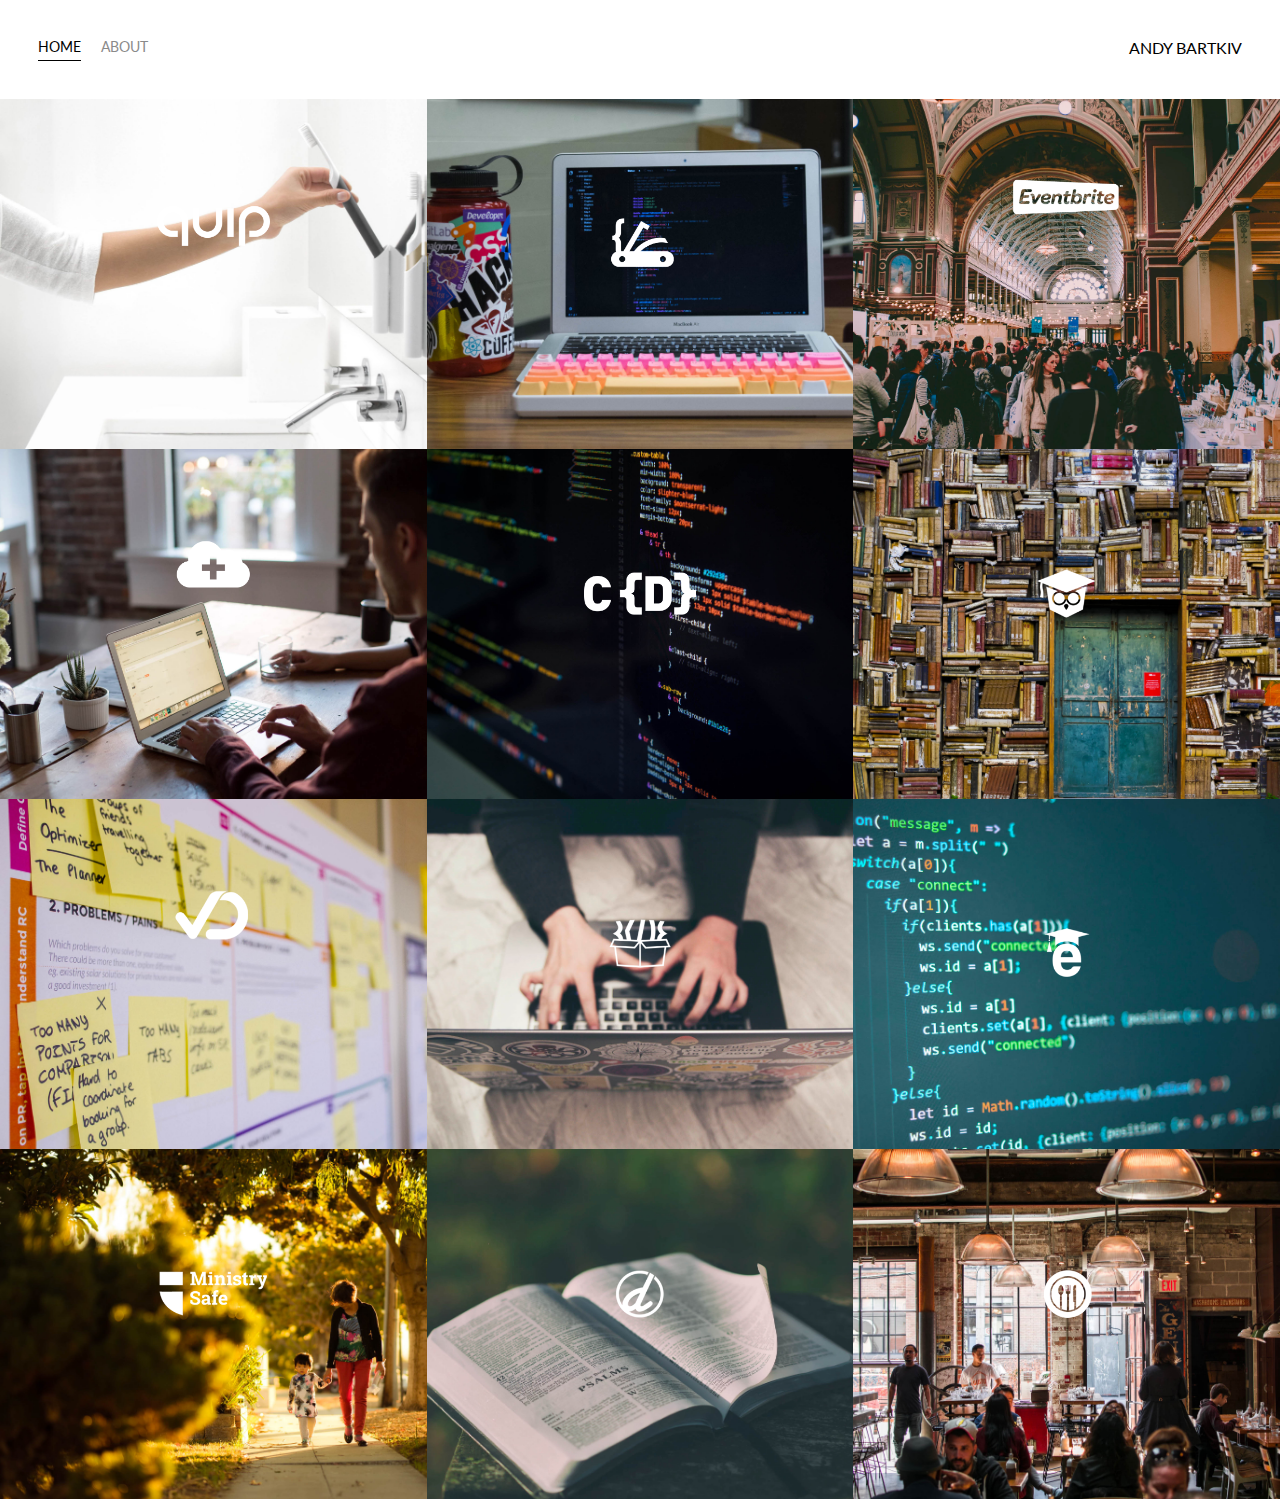
<file: index.html>
<!DOCTYPE html>
<html lang="en">

<head>
    <meta charset="UTF-8">
    <title>Home Page</title>
    <link href="https://fonts.googleapis.com/css2?family=Lato&display=swap" rel="stylesheet">
    <link rel="stylesheet" href="styles.css">
</head>

<body>
    <div class="container">
        <div class="nav-wrapper">
            <div class="left-side">
                <div class="nav-link-wrapper active-nav-link">
                    <a href="index.html">Home</a>
                </div>
                <div class="nav-link-wrapper">
                    <a href="about.html">About</a>
                </div>
            </div>

            <div class="right-side">
                <div class="brand">
                    <div>ANDY BARTKIV</div>
                </div>
            </div>
        </div>

        <div class="content-wrapper">
            <div class="portfolio-items-wrapper">

                <div class="portfolio-item-wrapper">
                    <div class="portfolio-img-background" style="background-image:url(images/portfolio1.jpg)"></div>

                    <div class="img-text-wrapper">
                        <div class="logo-wrapper">
                            <img src="images/logos/quip.png" alt="">
                        </div>

                        <div class="subtitle">I built the Quip Ecommerce platform, named a Top 25 Invention by Time
                            Magazine in 2016.</div>
                    </div>
                </div>

                <div class="portfolio-item-wrapper">
                    <div class="portfolio-img-background" style="background-image:url(images/portfolio2.jpg)"></div>
                    <div class="img-text-wrapper">
                        <div class="logo-wrapper">
                            <img src="images/logos/devcamp.png" alt="">
                        </div>

                        <div class="subtitle">Coding bootcamp and learning management system.</div>
                    </div>
                </div>

                <div class="portfolio-item-wrapper">
                    <div class="portfolio-img-background" style="background-image:url(images/portfolio3.jpg)"></div>
                    <div class="img-text-wrapper">
                        <div class="logo-wrapper">
                            <img src="images/logos/eventbrite.png" alt="">
                        </div>

                        <div class="subtitle">Eventbrite is the leading event management platform on the web with
                            millions of individuals utilizing their applications
                            to find, register or, and management events in numerous industries.</div>
                    </div>
                </div>

                <div class="portfolio-item-wrapper">
                    <div class="portfolio-img-background" style="background-image:url(images/portfolio4.jpg)"></div>
                    <div class="img-text-wrapper">
                        <div class="logo-wrapper">
                            <img src="images/logos/shop-hacker.png" alt="">
                        </div>

                        <div class="subtitle">Shop Hacker allows you to easily import digital products such as elearning
                            courses, software, and games directly
                            into your ecommerce store.</div>
                    </div>
                </div>

                <div class="portfolio-item-wrapper">
                    <div class="portfolio-img-background" style="background-image:url(images/portfolio5.jpg)"></div>
                    <div class="img-text-wrapper">
                        <div class="logo-wrapper">
                            <img src="images/logos/crondose.png" alt="">
                        </div>

                        <div class="subtitle">Online tutorials and productivity tips.</div>
                    </div>
                </div>

                <div class="portfolio-item-wrapper">
                    <div class="portfolio-img-background" style="background-image:url(images/portfolio6.jpg)"></div>
                    <div class="img-text-wrapper">
                        <div class="logo-wrapper">
                            <img src="images/logos/dailysmarty.png" alt="">
                        </div>

                        <div class="subtitle">Keep track of what you learn every day.</div>
                    </div>
                </div>

                <div class="portfolio-item-wrapper">
                    <div class="portfolio-img-background" style="background-image:url(images/portfolio7.jpg)"></div>
                    <div class="img-text-wrapper">
                        <div class="logo-wrapper">
                            <img src="images/logos/dashtrack.png" alt="">
                        </div>

                        <div class="subtitle">What you track improves. DashTrack is a journal that makes it easy to
                            track your daily tasks and make the most
                            of your time each day.</div>
                    </div>
                </div>

                <div class="portfolio-item-wrapper">
                    <div class="portfolio-img-background" style="background-image:url(images/portfolio8.jpg)"></div>
                    <div class="img-text-wrapper">
                        <div class="logo-wrapper">
                            <img src="images/logos/devtrunk.png" alt="">
                        </div>

                        <div class="subtitle">Online shop for developer happiness.</div>
                    </div>
                </div>

                <div class="portfolio-item-wrapper">
                    <div class="portfolio-img-background" style="background-image:url(images/portfolio9.jpg)"></div>
                    <div class="img-text-wrapper">
                        <div class="logo-wrapper">
                            <img src="images/logos/edutechional.png" alt="">
                        </div>

                        <div class="subtitle">Online technology tutorials.</div>
                    </div>
                </div>

                <div class="portfolio-item-wrapper">
                    <div class="portfolio-img-background" style="background-image:url(images/portfolio10.jpg)"></div>
                    <div class="img-text-wrapper">
                        <div class="logo-wrapper">
                            <img src="images/logos/ministry-safe.png" alt="">
                        </div>

                        <div class="subtitle">A complete child safety system for organizations.</div>
                    </div>
                </div>

                <div class="portfolio-item-wrapper">
                    <div class="portfolio-img-background" style="background-image:url(images/portfolio11.jpg)"></div>
                    <div class="img-text-wrapper">
                        <div class="logo-wrapper">
                            <img src="images/logos/open-devos.png" alt="">
                        </div>

                        <div class="subtitle">Publish and share daily devotionals.</div>
                    </div>
                </div>

                <div class="portfolio-item-wrapper">
                    <div class="portfolio-img-background" style="background-image:url(images/portfolio12.jpg)"></div>
                    <div class="img-text-wrapper">
                        <div class="logo-wrapper">
                            <img src="images/logos/toastability.png" alt="">
                        </div>

                        <div class="subtitle">Easy way to manage the digital life of your bar or restaurant.</div>
                    </div>
                </div>

            </div>
        </div>
    </div>

    </div>
</body>

<script>
    const portfolioItems = document.querySelectorAll('.portfolio-item-wrapper');
    portfolioItems.forEach(portfolioItem => {
        portfolioItem.addEventListener('mouseover', () => {
            portfolioItem.childNodes[1].classList.add('img-darken');
        })
        portfolioItem.addEventListener('mouseout', () => {
            portfolioItem.childNodes[1].classList.remove('img-darken');
        })
    })
</script>

</html>
</file>
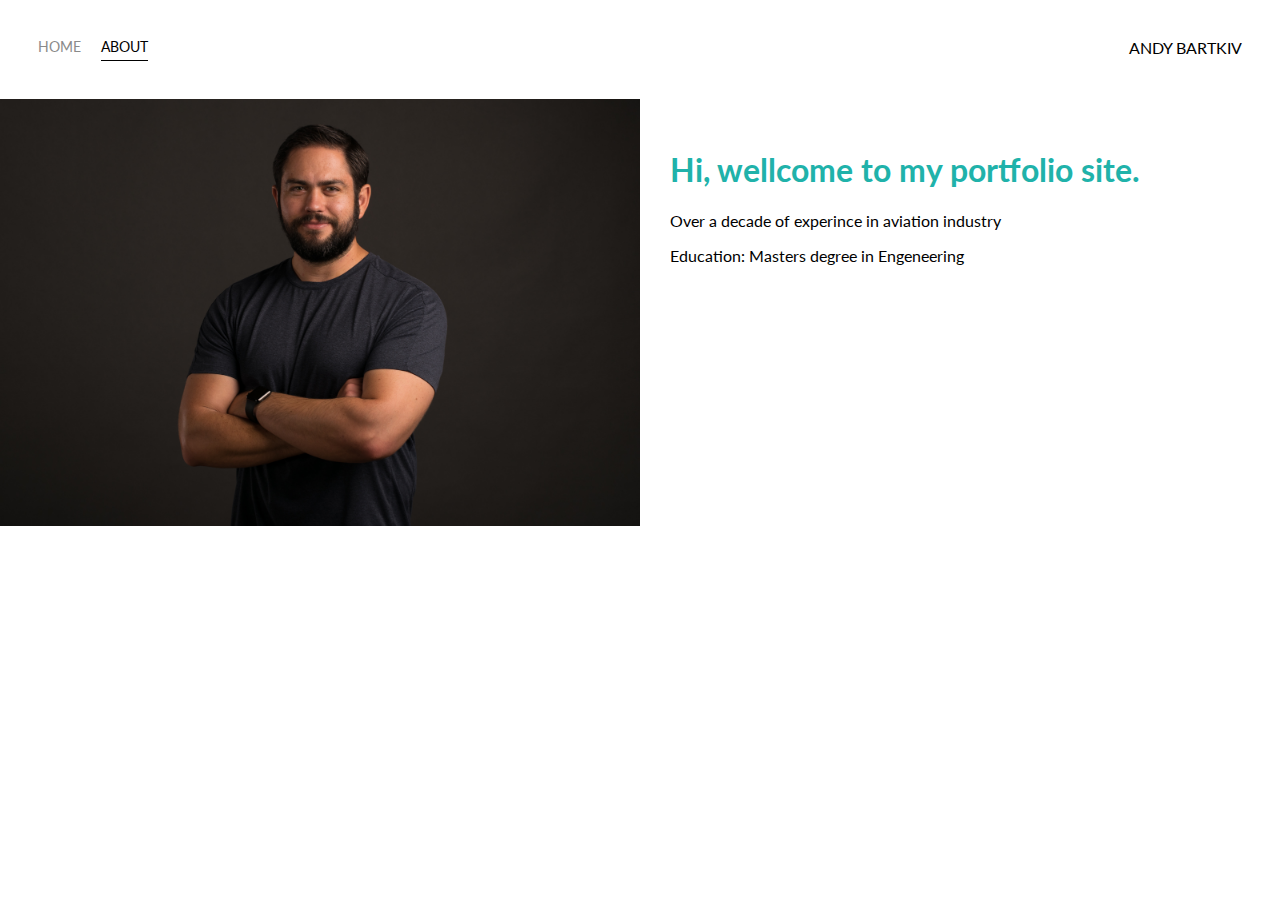
<file: about.html>
<!DOCTYPE html>
<html lang="en">

<head>
    <meta charset="UTF-8">
    <title>About Page</title>
    <link href="https://fonts.googleapis.com/css2?family=Lato&display=swap" rel="stylesheet">
    <link rel="stylesheet" href="styles.css">
</head>

<body>
    <div class="container">
        <div class="nav-wrapper">
            <div class="left-side">
                <div class="nav-link-wrapper">
                    <a href="index.html">Home</a>
                </div>
                <div class="nav-link-wrapper active-nav-link">
                    <a href="about.html">About</a>
                </div>
            </div>

            <div class="right-side">
                <div class="brand">
                    <div>ANDY BARTKIV</div>
                </div>
            </div>
        </div>

        <div class="content-wrapper">
            <div class="two-column-wrapper">
                <div class="profile-img-wrapper">
                    <img src="images/profile.jpg" alt="">
                </div>

                <div class="profile-content-wrapper">
                    <h1>Hi, wellcome to my portfolio site.</h1>
                    <p> Over a decade of experince in aviation industry</p>
                    <p>Education: Masters degree in Engeneering</p>
                </div>
            </div>
        </div>
    </div>

    </div>
</body>

</html>
</file>
<file: styles.css>
/* MASTER STYLES */
body {
    margin: 0px;
    font-family: 'Lato', sans-serif;
}

.container {
    display: grid;
    grid-template-columns: 1fr;
}

/* Nav STYLES */
.nav-wrapper {
    display: flex;
    justify-content: space-between;
    padding: 38px;
}

.left-side {
    display: flex;
}

.nav-wrapper >.left-side > div {
    margin-right: 20px;
    font-size: 0.9em;
    text-transform: uppercase;

}

.nav-link-wrapper {
    height: 22px;
    border-bottom: 1px solid transparent;
    transition: border-bottom 0.5s;
}

.nav-link-wrapper a {
    color: #8a8a8a;
    text-decoration: none;
    transition: color 0.5s
}

.nav-link-wrapper:hover {
    border-bottom: 1px solid black;
}

.nav-link-wrapper a:hover {
    color: black;
}

.active-nav-link {
    border-bottom: 1px solid black;

}

.active-nav-link a{
    color: black !important;
    
}

/*PORTFOLIO STYLES*/
.portfolio-items-wrapper {
    display: grid;
    grid-template-columns: 1fr 1fr 1fr;
}

.portfolio-item-wrapper {
    position: relative;
}

.portfolio-img-background {
    height: 350px;
    width: 100%;
    background-size: cover;
    background-position: center;
    background-repeat: no-repeat;
}

.img-text-wrapper {
    position: absolute;
    top: 0;
    display: flex;
    flex-direction: column;
    justify-content: center;
    align-items: center;
    height: 100%;
    text-align: center;
    padding-left: 100px;
    padding-right: 100px;
}

.logo-wrapper img {
    width: 50%;
    margin-bottom: 20px;
}

.img-text-wrapper .subtitle {
    font-weight: 600;
    transition: 1s;
    color: transparent;
}

.img-text-wrapper:hover .subtitle {
    font-weight: 600;
    color: lightseagreen;
}

.img-darken {
    transition: 1s;
    filter: brightness(10%)
}

/*About PAGE*/
.two-column-wrapper {
    display: grid;
    grid-template-columns: 1fr 1fr;
}

.profile-img-wrapper img {
    width: 100%
}

.profile-content-wrapper {
    padding: 30px;
}

.profile-content-wrapper h1 {
    color: lightseagreen;
}
</file>
